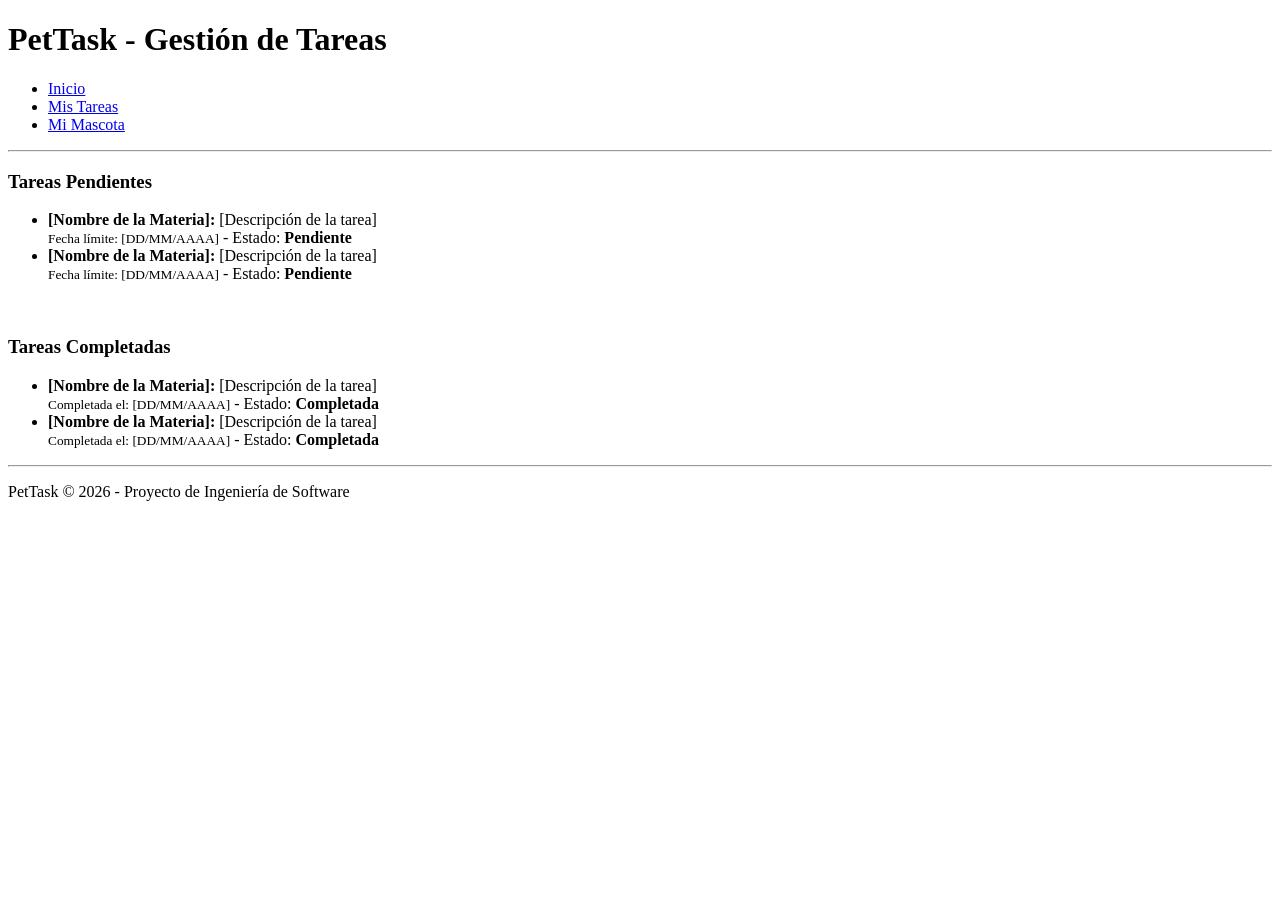
<file: practica-01-entorno/index.html>
<!DOCTYPE html>
<html lang="es">
<head>
    <meta charset="UTF-8">
    <meta name="viewport" content="width=device-width, initial-scale=1.0">
    <title>PetTask - Ver Tareas</title>
<body>
    <header>
        <h1>PetTask - Gestión de Tareas</h1>
        <nav>
            <ul>
                <li><a href="#">Inicio</a></li>
                <li><a href="#">Mis Tareas</a></li>
                <li><a href="#">Mi Mascota</a></li>
            </ul>
        </nav>
    </header>

    <hr>
    <main>
        <section>
            <article>
                <h3>Tareas Pendientes</h3>
                <ul>
                    <li>
                        <strong>[Nombre de la Materia]:</strong> [Descripción de la tarea] 
                        <br>
                        <small>Fecha límite: [DD/MM/AAAA]</small> - <span>Estado: <strong>Pendiente</strong></span>
                    </li>
                    <li>
                        <strong>[Nombre de la Materia]:</strong> [Descripción de la tarea] 
                        <br>
                        <small>Fecha límite: [DD/MM/AAAA]</small> - <span>Estado: <strong>Pendiente</strong></span>
                    </li>
                </ul>
            </article>

            <br>
            <article>
                <h3>Tareas Completadas</h3>
                <ul>
                    <li>
                        <strong>[Nombre de la Materia]:</strong> [Descripción de la tarea] 
                        <br>
                        <small>Completada el: [DD/MM/AAAA]</small> - <span>Estado: <strong>Completada</strong></span>
                    </li>
                    <li>
                        <strong>[Nombre de la Materia]:</strong> [Descripción de la tarea] 
                        <br>
                        <small>Completada el: [DD/MM/AAAA]</small> - <span>Estado: <strong>Completada</strong></span>
                    </li>
                </ul>
            </article>
        </section>
    </main>

    <hr>
    <footer>
        <p>PetTask &copy; 2026 - Proyecto de Ingeniería de Software</p>
    </footer>

</body>
</html>
</file>
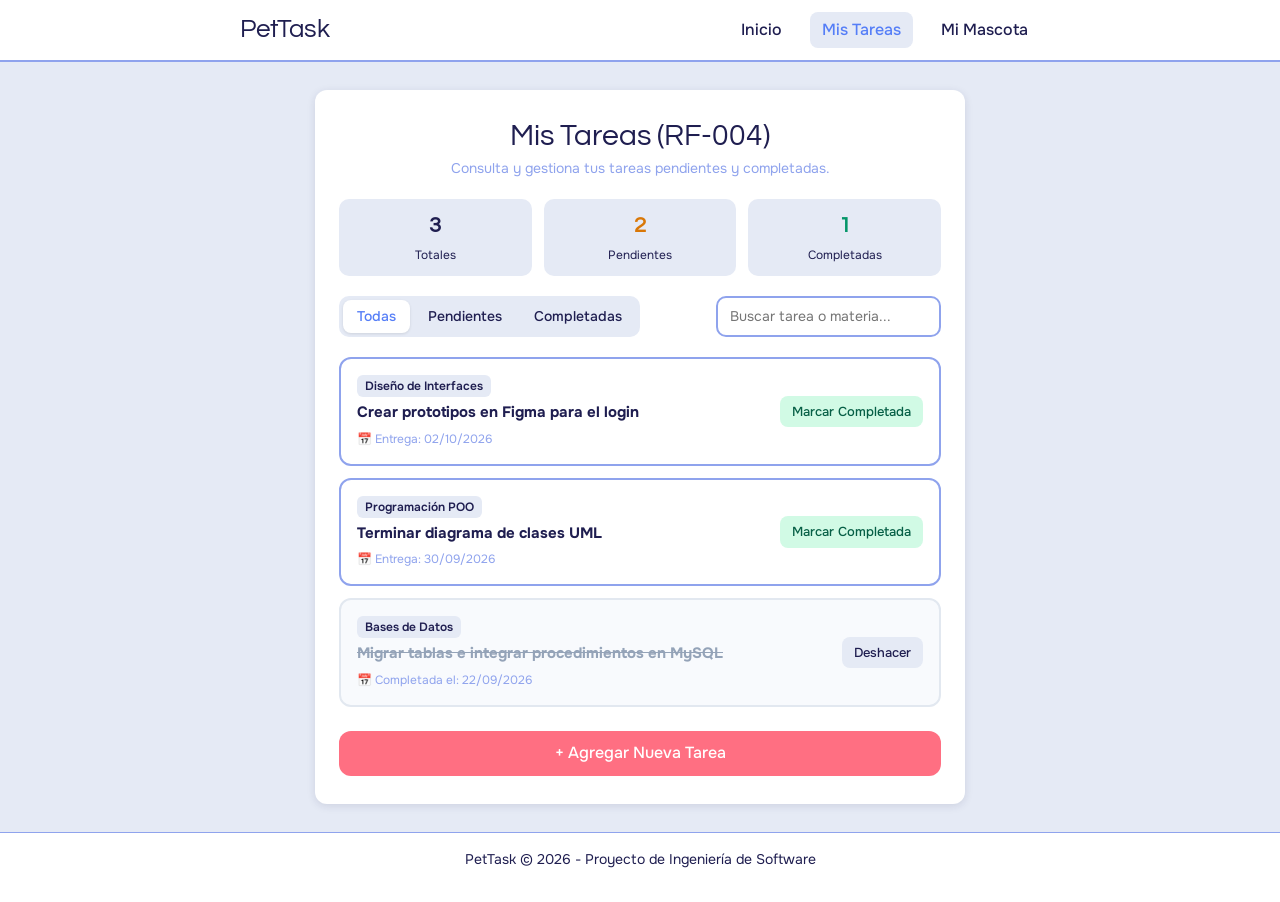
<file: practica-02-RF/index.html>
<!doctype html>
<html lang="es">
  <head>
    <meta charset="UTF-8" />
    <meta name="viewport" content="width=device-width, initial-scale=1.0" />
    <title>PetTask - Ver Tareas</title>
    <link
      href="https://cdn.jsdelivr.net/npm/bootstrap@5.3.8/dist/css/bootstrap.min.css"
      rel="stylesheet"
    />
    <link rel="preconnect" href="https://fonts.googleapis.com" />
    <link rel="preconnect" href="https://fonts.gstatic.com" crossorigin />
    <link
      href="https://fonts.googleapis.com/css2?family=Onest:wght@400;500;600;700&family=Questrial&display=swap"
      rel="stylesheet"
    />
    <link rel="stylesheet" href="estilos.css" />
  </head>

  <body>
    <header class="encabezado">
      <div class="header-container">
        <h1 class="logo-pettask">PetTask</h1>
        <nav class="navegacion">
          <a href="#" class="nav-link">Inicio</a>
          <a href="#" class="nav-link activo">Mis Tareas</a>
          <a href="#" class="nav-link">Mi Mascota</a>
        </nav>
      </div>
    </header>
    <main class="contenido">
      <section class="tarjeta-tareas">
        <div class="encabezado-seccion">
          <h2 class="titulo">Mis Tareas (RF-004)</h2>
          <p class="descripcion">Consulta y gestiona tus tareas pendientes y completadas.</p>
        </div>
        <div class="metricas-grid">
          <div class="tarjeta-metrica">
            <span class="metrica-num" id="cnt-total">0</span>
            <span class="metrica-lbl">Totales</span>
          </div>
          <div class="tarjeta-metrica">
            <span class="metrica-num text-pendiente" id="cnt-pendientes">0</span>
            <span class="metrica-lbl">Pendientes</span>
          </div>
          <div class="tarjeta-metrica">
            <span class="metrica-num text-completada" id="cnt-completadas">0</span>
            <span class="metrica-lbl">Completadas</span>
          </div>
        </div>
        <div class="barra-controles">
          <div class="grupo-filtros">
            <button class="btn-filtro activo" onclick="filtrarTareas('todas', this)">Todas</button>
            <button class="btn-filtro" onclick="filtrarTareas('pendiente', this)">Pendientes</button>
            <button class="btn-filtro" onclick="filtrarTareas('completada', this)">Completadas</button>
          </div>
          <div class="caja-busqueda">
            <input
              type="text"
              id="inputBusqueda"
              class="form-control-custom"
              placeholder="Buscar tarea o materia..."
              onkeyup="buscarTarea()"
            />
          </div>
        </div>

        <!-- Lista Interactiva de Tareas -->
        <div class="lista-tareas" id="listaTareas">
          
          <!-- Tarea 1 -->
          <div class="tarea-item" data-estado="pendiente">
            <div class="tarea-info">
              <span class="materia-tag">Diseño de Interfaces</span>
              <strong>Crear prototipos en Figma para el login</strong>
              <small>📅 Entrega: 02/10/2026</small>
            </div>
            <div class="tarea-acciones">
              <button class="btn-estado btn-completar" onclick="cambiarEstadoTarea(this)">
                Marcar Completada
              </button>
            </div>
          </div>

          <!-- Tarea 2 -->
          <div class="tarea-item" data-estado="pendiente">
            <div class="tarea-info">
              <span class="materia-tag">Programación POO</span>
              <strong>Terminar diagrama de clases UML</strong>
              <small>📅 Entrega: 30/09/2026</small>
            </div>
            <div class="tarea-acciones">
              <button class="btn-estado btn-completar" onclick="cambiarEstadoTarea(this)">
                Marcar Completada
              </button>
            </div>
          </div>

          <!-- Tarea 3 -->
          <div class="tarea-item completada" data-estado="completada">
            <div class="tarea-info">
              <span class="materia-tag">Bases de Datos</span>
              <strong>Migrar tablas e integrar procedimientos en MySQL</strong>
              <small>📅 Completada el: 22/09/2026</small>
            </div>
            <div class="tarea-acciones">
              <button class="btn-estado btn-deshacer" onclick="cambiarEstadoTarea(this)">
                Deshacer
              </button>
            </div>
          </div>

        </div>

        <!-- Estado vacío cuando no hay coincidencias -->
        <div class="estado-vacio" id="estadoVacio" style="display: none;">
          <p>No se encontraron tareas que coincidan con la búsqueda o filtro.</p>
        </div>

        <!-- Pie de la tarjeta -->
        <div class="pie-tarjeta">
          <button type="button" class="btn-rosa" onclick="alert('Redirigiendo a Agregar Tareas...')">
            + Agregar Nueva Tarea
          </button>
        </div>
      </section>
    </main>

    <!-- Footer -->
    <footer class="pie-pagina">
      <p>PetTask &copy; 2026 - Proyecto de Ingeniería de Software</p>
    </footer>

    <!-- Script de Interacciones -->
    <script src="script.js"></script>
  </body>
</html>
</file>
<file: practica-02-RF/estilos.css>
:root {
  --fondo: #e5eaf5;
  --rosa: #ff6f82;
  --azul-claro: #8fa3ed;
  --azul: #557ef7;
  --azul-oscuro: #1f1e50;
  --blanco: #ffffff;
  --texto: #557ef7;
}

* {
  box-sizing: border-box;
}

body {
  margin: 0;
  padding: 0;
  background-color: var(--fondo);
  color: var(--texto);
  font-family: "Onest", sans-serif;
  display: flex;
  flex-direction: column;
  min-height: 100vh;
}

/* HEADER & NAVBAR */
.encabezado {
  background-color: var(--blanco);
  border-bottom: 2px solid var(--azul-claro);
  padding: 12px 24px;
}

.header-container {
  max-width: 800px;
  margin: 0 auto;
  display: flex;
  justify-content: space-between;
  align-items: center;
}

.logo-pettask {
  font-family: "Questrial", sans-serif;
  font-size: 26px;
  color: var(--azul-oscuro);
  margin: 0;
}

.navegacion {
  display: flex;
  gap: 16px;
}

.nav-link {
  text-decoration: none;
  color: var(--azul-oscuro);
  font-weight: 500;
  padding: 6px 12px;
  border-radius: 8px;
  transition: all 0.2s ease;
}

.nav-link:hover,
.nav-link.activo {
  background-color: var(--fondo);
  color: var(--azul);
}

.contenido {
  flex: 1;
  display: flex;
  align-items: center;
  justify-content: center;
  padding: 28px 16px;
}

.tarjeta-tareas {
  width: 100%;
  max-width: 650px;
  padding: 28px 24px;
  background-color: var(--blanco);
  border-radius: 12px;
  box-shadow: 0 2px 8px rgba(31, 30, 80, 0.12);
}

.titulo {
  margin: 0 0 4px 0;
  color: var(--azul-oscuro);
  font-family: "Questrial", sans-serif;
  font-size: 30px;
  text-align: center;
}

.descripcion {
  text-align: center;
  color: var(--azul-claro);
  font-size: 14px;
  margin-bottom: 20px;
}

.metricas-grid {
  display: grid;
  grid-template-columns: repeat(3, 1fr);
  gap: 12px;
  margin-bottom: 20px;
}

.tarjeta-metrica {
  background-color: var(--fondo);
  border-radius: 10px;
  padding: 10px;
  text-align: center;
}

.metrica-num {
  display: block;
  font-family: "Questrial", sans-serif;
  font-size: 22px;
  font-weight: 700;
  color: var(--azul-oscuro);
}

.text-pendiente { color: #d97706; }
.text-completada { color: #059669; }

.metrica-lbl {
  font-size: 12px;
  color: var(--azul-oscuro);
}

.barra-controles {
  display: flex;
  justify-content: space-between;
  align-items: center;
  gap: 12px;
  margin-bottom: 20px;
  flex-wrap: wrap;
}

.grupo-filtros {
  display: flex;
  background-color: var(--fondo);
  padding: 4px;
  border-radius: 10px;
  gap: 4px;
}

.btn-filtro {
  border: none;
  background: transparent;
  padding: 6px 14px;
  font-family: "Onest", sans-serif;
  font-size: 14px;
  font-weight: 500;
  color: var(--azul-oscuro);
  border-radius: 8px;
  cursor: pointer;
  transition: all 0.2s ease;
}

.btn-filtro.activo {
  background-color: var(--blanco);
  color: var(--azul);
  box-shadow: 0 1px 3px rgba(0,0,0,0.1);
}

.form-control-custom {
  padding: 8px 12px;
  border: 2px solid var(--azul-claro);
  border-radius: 10px;
  font-family: "Onest", sans-serif;
  font-size: 14px;
  outline: none;
  color: var(--azul-oscuro);
}

.form-control-custom:focus {
  border-color: var(--azul);
  box-shadow: 0 0 0 2px rgba(85, 126, 247, 0.2);
}

/* LISTA DE TAREAS */
.lista-tareas {
  display: flex;
  flex-direction: column;
  gap: 12px;
}

.tarea-item {
  display: flex;
  justify-content: space-between;
  align-items: center;
  padding: 14px 16px;
  border: 2px solid var(--azul-claro);
  border-radius: 12px;
  background-color: var(--blanco);
  transition: all 0.2s ease;
}

.tarea-item:hover {
  border-color: var(--azul);
  box-shadow: 0 0 0 2px rgba(85, 126, 247, 0.2);
}

.materia-tag {
  display: inline-block;
  background-color: var(--fondo);
  color: var(--azul-oscuro);
  font-size: 12px;
  font-weight: 600;
  padding: 2px 8px;
  border-radius: 6px;
  margin-bottom: 4px;
}

.tarea-info strong {
  display: block;
  color: var(--azul-oscuro);
  font-size: 15px;
  margin-bottom: 2px;
}

.tarea-info small {
  color: var(--azul-claro);
  font-size: 12px;
}

.tarea-item.completada {
  border-color: #e2e8f0;
  background-color: #f8fafd;
}

.tarea-item.completada strong {
  text-decoration: line-through;
  color: #94a3b8;
}

.btn-estado {
  border: none;
  padding: 6px 12px;
  border-radius: 8px;
  font-family: "Onest", sans-serif;
  font-size: 13px;
  font-weight: 500;
  cursor: pointer;
  transition: background-color 0.2s ease;
}

.btn-completar {
  background-color: #d1fae5;
  color: #065f46;
}

.btn-completar:hover {
  background-color: #a7f3d0;
}

.btn-deshacer {
  background-color: var(--fondo);
  color: var(--azul-oscuro);
}

.btn-deshacer:hover {
  background-color: #dbe2f0;
}

.estado-vacio {
  text-align: center;
  padding: 20px;
  color: var(--azul-claro);
  font-size: 14px;
}

.pie-tarjeta {
  margin-top: 24px;
}

.btn-rosa {
  width: 100%;
  min-height: 45px;
  padding: 9px 20px;
  border: none;
  border-radius: 12px;
  background-color: var(--rosa);
  color: var(--blanco);
  font-family: "Onest", sans-serif;
  font-size: 16px;
  font-weight: 500;
  cursor: pointer;
  transition: background-color 0.2s ease;
}

.btn-rosa:hover {
  background-color: #f05f74;
}

.pie-pagina {
  text-align: center;
  padding: 16px;
  background-color: var(--blanco);
  border-top: 1px solid var(--azul-claro);
  font-size: 14px;
  color: var(--azul-oscuro);
}

@media (max-width: 576px) {
  .barra-controles {
    flex-direction: column;
    align-items: stretch;
  }
  .caja-busqueda input {
    width: 100%;
  }
  .tarea-item {
    flex-direction: column;
    align-items: flex-start;
    gap: 10px;
  }
  .tarea-acciones {
    align-self: flex-end;
  }
}
</file>
